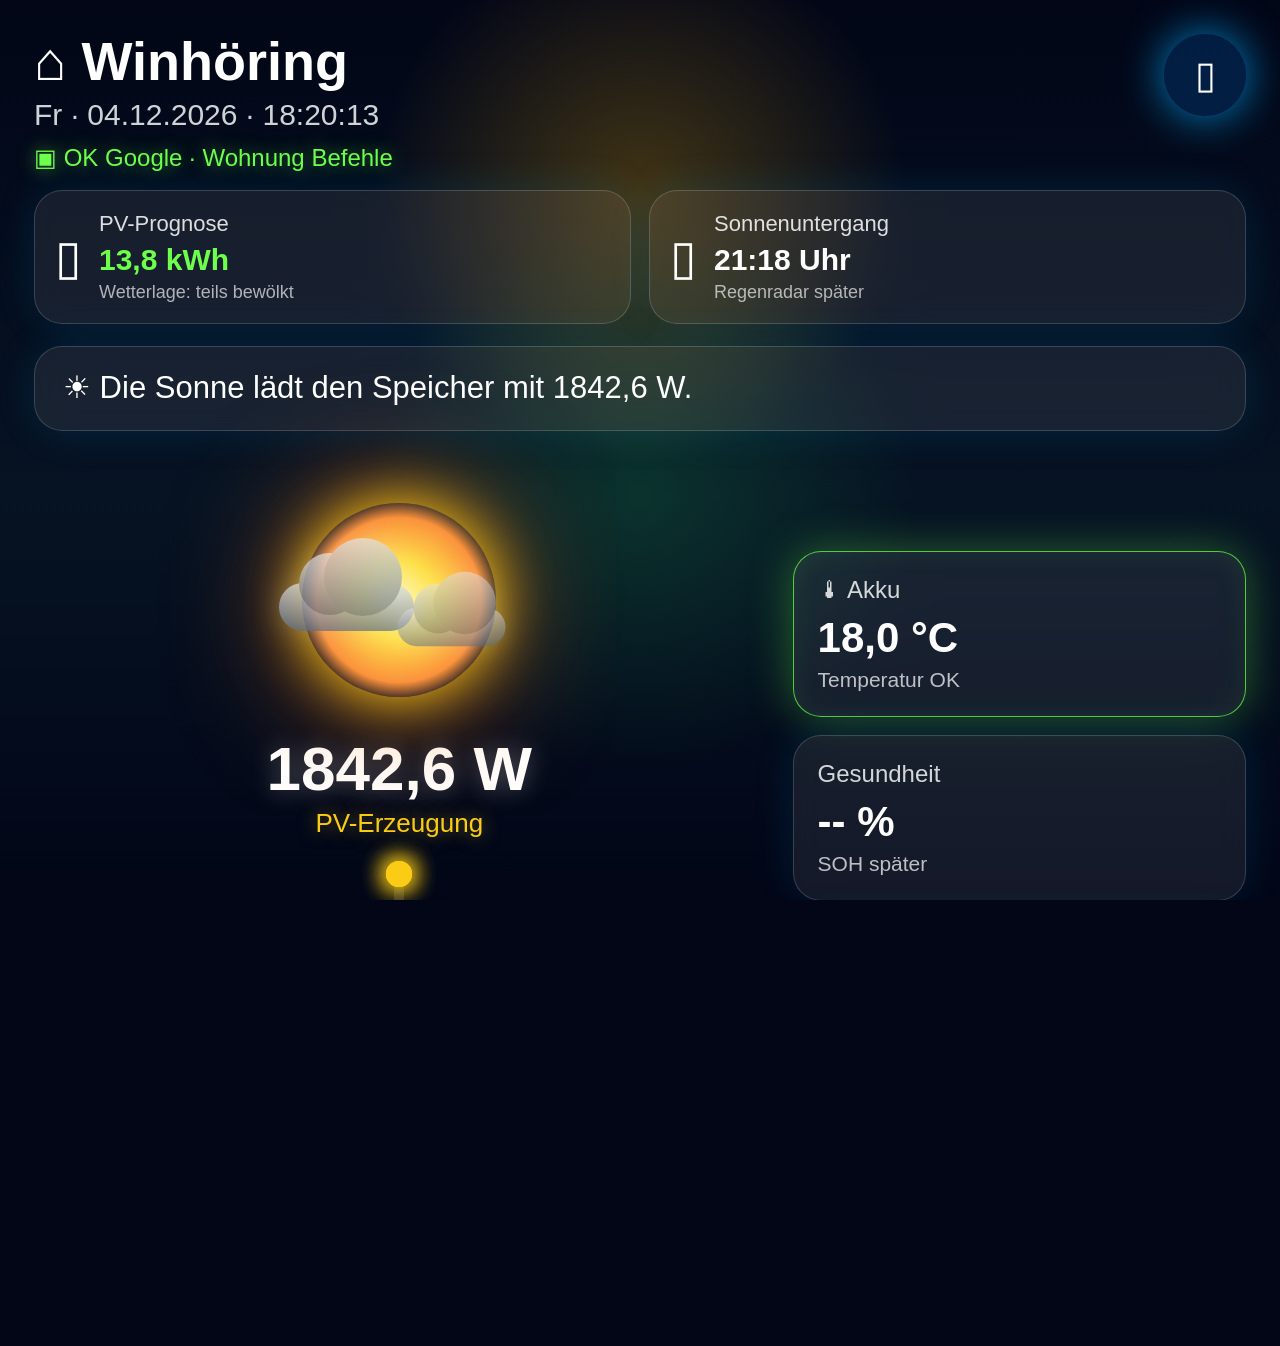
<file: index.html>
<!doctype html>
<html lang="de">
<head>
  <meta charset="utf-8">
  <meta name="viewport" content="width=device-width, initial-scale=1">
  <title>Wohnungszentrale AI</title>
  <link rel="stylesheet" href="css/style.css">
</head>
<body>
  <main class="screen">

    <header class="header">
      <div>
        <div class="place">⌂ Winhöring</div>
        <div class="date" id="dateLine">--</div>
        <div class="voice">▣ OK Google · Wohnung Befehle</div>
      </div>
      <div class="mic">▯</div>
    </header>

    <section class="weather-row">
      <article class="weather-card">
        <div class="weather-icon">▯</div>
        <div>
          <div class="card-title">PV-Prognose</div>
          <div class="card-value green">13,8 kWh</div>
          <div class="card-sub">Wetterlage: teils bewölkt</div>
        </div>
      </article>

      <article class="weather-card">
        <div class="weather-icon">▯</div>
        <div>
          <div class="card-title">Sonnenuntergang</div>
          <div class="card-value">21:18 Uhr</div>
          <div class="card-sub">Regenradar später</div>
        </div>
      </article>
    </section>

    <section class="ai-status">
      ☀ Die Sonne lädt den Speicher mit 1842,6 W.
    </section>

    <section class="main-grid">

      <section class="energy-column">
        <section class="sun-section">
          <div class="sun-wrap">
            <div class="sun"></div>
            <div class="cloud cloud-a"></div>
            <div class="cloud cloud-b"></div>
          </div>

          <div class="pv-power">1842,6 W</div>
          <div class="pv-label">PV-Erzeugung</div>
        </section>

        <div class="flow-line gold-flow">
          <i></i><i></i><i></i>
        </div>

        <section class="battery-ring">
          <div class="battery-core">
            <div class="battery-icon">▣</div>
            <div class="battery-soc">86,4 %</div>
            <div class="battery-kwh">4,42 kWh</div>
            <div class="battery-label">Speicher</div>
          </div>
        </section>

        <div class="battery-state">Lädt mit 1284,3 W</div>
      </section>

      <aside class="health-panel">
        <div class="health-card temp-ok">
          <div class="health-title">🌡 Akku</div>
          <div class="health-value">18,0 °C</div>
          <div class="health-sub">Temperatur OK</div>
        </div>

        <div class="health-card">
          <div class="health-title">Gesundheit</div>
          <div class="health-value">-- %</div>
          <div class="health-sub">SOH später</div>
        </div>

        <div class="health-card">
          <div class="health-title">Zyklen</div>
          <div class="health-value">--</div>
          <div class="health-sub">später</div>
        </div>

        <div class="health-card">
          <div class="health-title">Leistung</div>
          <div class="health-value green">+1284 W</div>
          <div class="health-sub">Ladevorgang</div>
        </div>
      </aside>

    </section>

  </main>

  <script>
    function updateTime() {
      const days = ["So", "Mo", "Di", "Mi", "Do", "Fr", "Sa"];
      const now = new Date();
      const day = days[now.getDay()];
      const date = now.toLocaleDateString("de-DE", {
        day: "2-digit", month: "2-digit", year: "numeric"
      });
      const time = now.toLocaleTimeString("de-DE", {
        hour: "2-digit", minute: "2-digit", second: "2-digit"
      });
      document.getElementById("dateLine").innerText = `${day} · ${date} · ${time}`;
    }

    updateTime();
    setInterval(updateTime, 1000);
  </script>
</body>
</html>
</file>
<file: css/style.css>
html, body {
  margin: 0;
  width: 100%;
  height: 100%;
  background: #020617;
  color: white;
  font-family: Arial, Helvetica, sans-serif;
  overflow: hidden;
}

* {
  box-sizing: border-box;
}

.screen {
  width: 100vw;
  height: 100vh;
  padding: 34px;
  background:
    radial-gradient(circle at 50% 22%, rgba(255, 180, 0, 0.25), transparent 28%),
    radial-gradient(circle at 50% 55%, rgba(34, 197, 94, 0.18), transparent 34%),
    linear-gradient(180deg, #020617 0%, #061323 55%, #020617 100%);
}

.header {
  height: 150px;
  display: flex;
  justify-content: space-between;
  align-items: flex-start;
}

.place {
  font-size: 54px;
  font-weight: 900;
  line-height: 1;
}

.date {
  margin-top: 10px;
  font-size: 30px;
  opacity: 0.82;
}

.voice {
  margin-top: 12px;
  font-size: 24px;
  color: #6dff4b;
  text-shadow: 0 0 18px rgba(109,255,75,0.5);
}

.mic {
  width: 82px;
  height: 82px;
  border-radius: 50%;
  display: grid;
  place-items: center;
  font-size: 38px;
  background: rgba(0, 130, 255, 0.18);
  box-shadow: 0 0 44px rgba(0,170,255,0.8);
}

.weather-row {
  display: grid;
  grid-template-columns: 1fr 1fr;
  gap: 18px;
  margin-top: 6px;
}

.weather-card,
.ai-status,
.health-card {
  background: rgba(255,255,255,0.08);
  border: 1px solid rgba(255,255,255,0.16);
  box-shadow: 0 0 42px rgba(0,180,255,0.13);
  backdrop-filter: blur(16px);
}

.weather-card {
  min-height: 118px;
  border-radius: 28px;
  padding: 20px;
  display: flex;
  align-items: center;
  gap: 18px;
}

.weather-icon {
  font-size: 48px;
}

.card-title {
  font-size: 22px;
  opacity: 0.85;
}

.card-value {
  margin-top: 6px;
  font-size: 30px;
  font-weight: 800;
}

.green {
  color: #6dff4b;
}

.card-sub {
  margin-top: 5px;
  font-size: 18px;
  opacity: 0.66;
}

.ai-status {
  margin-top: 22px;
  padding: 22px 28px;
  border-radius: 28px;
  font-size: 31px;
  line-height: 1.25;
}

.main-grid {
  margin-top: 44px;
  display: grid;
  grid-template-columns: 1.45fr 0.9fr;
  gap: 28px;
  align-items: center;
}

.energy-column {
  display: flex;
  flex-direction: column;
  align-items: center;
}

.sun-section {
  text-align: center;
}

.sun-wrap {
  position: relative;
  width: 250px;
  height: 250px;
  margin: 0 auto;
}

.sun {
  position: absolute;
  inset: 28px;
  border-radius: 50%;
  background:
    radial-gradient(circle, #fff7ad 0%, #fde047 28%, #fb923c 60%, rgba(251,146,60,0.05) 75%);
  box-shadow:
    0 0 55px #facc15,
    0 0 130px rgba(249,115,22,0.85);
  animation: sunPulse 4.5s ease-in-out infinite;
}

.cloud {
  position: absolute;
  z-index: 5;
  width: 135px;
  height: 48px;
  border-radius: 40px;
  background: linear-gradient(180deg, #e5e7eb, #64748b);
  opacity: 0.72;
  filter: drop-shadow(0 0 14px rgba(255,255,255,0.25));
}

.cloud::before,
.cloud::after {
  content: "";
  position: absolute;
  border-radius: 50%;
  background: inherit;
}

.cloud::before {
  width: 62px;
  height: 62px;
  left: 20px;
  top: -30px;
}

.cloud::after {
  width: 78px;
  height: 78px;
  right: 12px;
  top: -45px;
}

.cloud-a {
  left: 5px;
  top: 108px;
}

.cloud-b {
  right: 5px;
  top: 128px;
  transform: scale(0.8);
  opacity: 0.55;
}

.pv-power {
  margin-top: 8px;
  font-size: 62px;
  font-weight: 900;
  text-shadow: 0 0 24px rgba(255,255,255,0.3);
}

.pv-label {
  margin-top: 4px;
  font-size: 26px;
  color: #facc15;
  text-shadow: 0 0 18px rgba(250,204,21,0.5);
}

.flow-line {
  position: relative;
  width: 10px;
  height: 90px;
  margin: 22px 0 18px;
  border-radius: 20px;
  background: rgba(255,255,255,0.12);
}

.flow-line i {
  position: absolute;
  left: -8px;
  width: 26px;
  height: 26px;
  border-radius: 50%;
  animation: flowDown 2.2s linear infinite;
}

.flow-line i:nth-child(2) {
  animation-delay: 0.7s;
}

.flow-line i:nth-child(3) {
  animation-delay: 1.4s;
}

.gold-flow i {
  background: #facc15;
  box-shadow: 0 0 24px #facc15;
}

.battery-ring {
  width: 310px;
  height: 310px;
  border-radius: 50%;
  display: grid;
  place-items: center;
  background:
    conic-gradient(#57ff4b 0deg 311deg, rgba(255,255,255,0.12) 311deg 360deg);
  box-shadow:
    0 0 65px rgba(87,255,75,0.55),
    inset 0 0 30px rgba(87,255,75,0.12);
  animation: batteryBreathe 4s ease-in-out infinite;
}

.battery-core {
  width: 232px;
  height: 232px;
  border-radius: 50%;
  background: rgba(3,8,18,0.94);
  display: flex;
  flex-direction: column;
  align-items: center;
  justify-content: center;
}

.battery-icon {
  color: #57ff4b;
  font-size: 30px;
}

.battery-soc {
  margin-top: 6px;
  font-size: 58px;
  font-weight: 900;
}

.battery-kwh {
  margin-top: 4px;
  color: #57ff4b;
  font-size: 29px;
  font-weight: 800;
}

.battery-label {
  margin-top: 4px;
  opacity: 0.65;
  font-size: 20px;
}

.battery-state {
  margin-top: 16px;
  padding: 10px 30px;
  border-radius: 22px;
  font-size: 25px;
  color: #7cff66;
  background: rgba(0,60,25,0.35);
  border: 1px solid rgba(87,255,75,0.75);
  box-shadow: 0 0 32px rgba(87,255,75,0.22);
}

.health-panel {
  display: grid;
  grid-template-columns: 1fr;
  gap: 18px;
}

.health-card {
  border-radius: 28px;
  padding: 24px;
  min-height: 128px;
}

.health-title {
  font-size: 24px;
  opacity: 0.82;
}

.health-value {
  margin-top: 10px;
  font-size: 42px;
  font-weight: 900;
}

.health-sub {
  margin-top: 6px;
  font-size: 21px;
  opacity: 0.72;
}

.temp-ok {
  border-color: rgba(109,255,75,0.75);
  box-shadow:
    0 0 45px rgba(109,255,75,0.35),
    inset 0 0 28px rgba(109,255,75,0.08);
}

@keyframes sunPulse {
  0%, 100% { transform: scale(1); }
  50% { transform: scale(1.06); }
}

@keyframes batteryBreathe {
  0%, 100% { transform: scale(1); }
  50% { transform: scale(1.025); }
}

@keyframes flowDown {
  0% { top: -14px; opacity: 0; }
  20% { opacity: 1; }
  100% { top: 78px; opacity: 0; }
}
</file>
